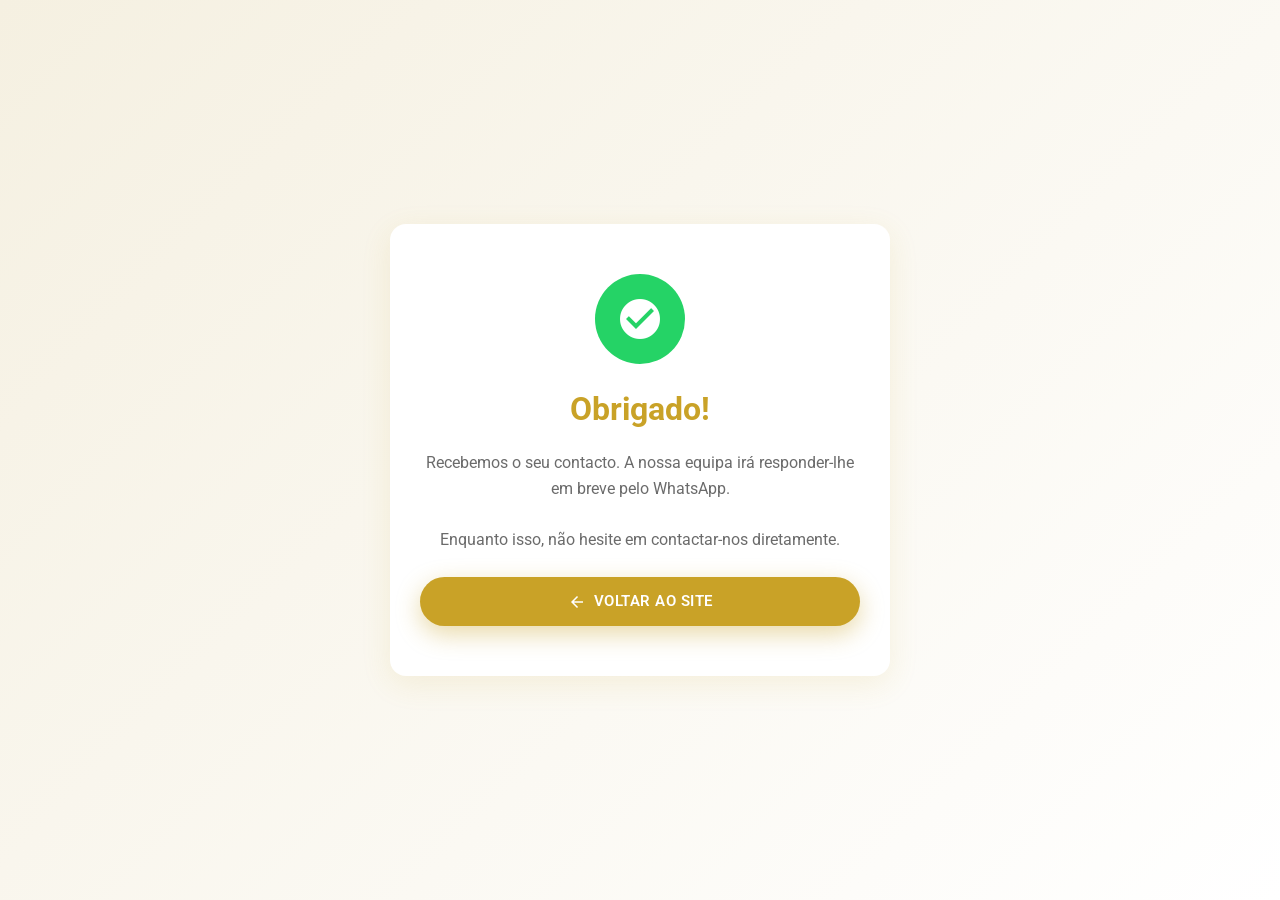
<file: obrigado.html>
<!DOCTYPE html>
<html lang="pt">
<head>
    <meta charset="UTF-8">
    <meta name="viewport" content="width=device-width, initial-scale=1.0">
    <title>Obrigado! - Salão de Beleza Kelson</title>
    <link href="https://fonts.googleapis.com/css2?family=Roboto:wght@300;400;500;700&display=swap" rel="stylesheet">
    <link rel="stylesheet" href="https://fonts.googleapis.com/icon?family=Material+Icons">
    <link rel="stylesheet" href="assets/css/style.css">
    <style>
        .obrigado-container {
            min-height: 100vh;
            display: flex;
            align-items: center;
            justify-content: center;
            text-align: center;
            padding: 20px;
            background: linear-gradient(135deg, var(--cor-secundaria), white);
        }
        .obrigado-box {
            max-width: 500px;
            background: white;
            padding: 50px 30px;
            border-radius: var(--radius);
            box-shadow: var(--sombra-media);
        }
        .obrigado-icon {
            width: 90px;
            height: 90px;
            margin: 0 auto 20px;
            background: var(--cor-whatsapp);
            border-radius: 50%;
            display: flex;
            align-items: center;
            justify-content: center;
        }
        .obrigado-icon .material-icons {
            font-size: 3rem;
            color: white;
        }
        .obrigado-box h1 {
            color: var(--cor-primaria);
            margin-bottom: 15px;
        }
        .obrigado-box p {
            color: var(--cor-texto-claro);
            margin-bottom: 25px;
            line-height: 1.6;
        }
    </style>
</head>
<body>
    <div class="obrigado-container">
        <div class="obrigado-box">
            <div class="obrigado-icon">
                <span class="material-icons">check_circle</span>
            </div>
            <h1>Obrigado!</h1>
            <p>
                Recebemos o seu contacto. A nossa equipa irá responder-lhe em breve pelo WhatsApp.
                <br><br>
                Enquanto isso, não hesite em contactar-nos diretamente.
            </p>
            <a href="index.html" class="mui-btn mui-btn--primary mui-btn--large mui-btn--full">
                <span class="material-icons">arrow_back</span>
                Voltar ao Site
            </a>
        </div>
    </div>
</body>
</html>
</file>
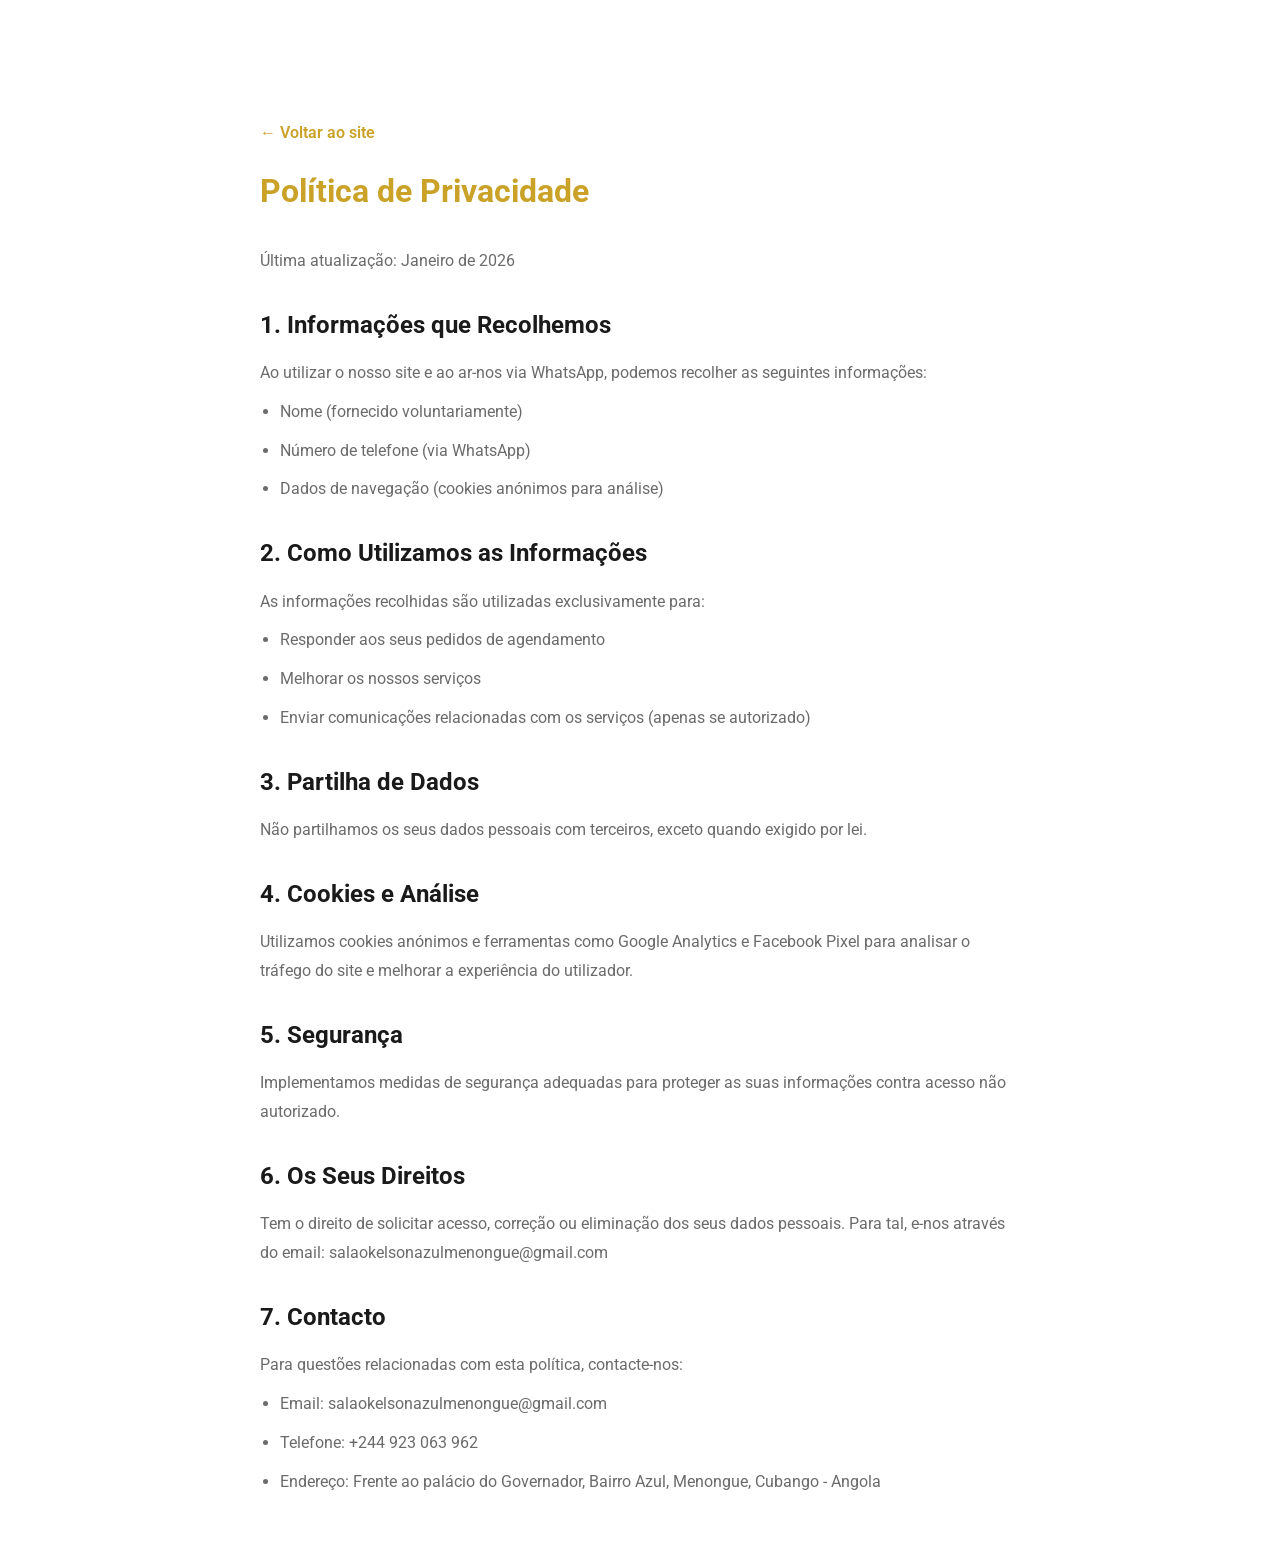
<file: politica-privacidade.html>
<!DOCTYPE html>
<html lang="pt">
<head>
    <meta charset="UTF-8">
    <meta name="viewport" content="width=device-width, initial-scale=1.0">
    <title>Política de Privacidade - Salão de Beleza Kelson</title>
    <link href="https://fonts.googleapis.com/css2?family=Roboto:wght@300;400;500;700&display=swap" rel="stylesheet">
    <link rel="stylesheet" href="assets/css/style.css">
    <style>
        .pagina-legal {
            max-width: 800px;
            margin: 120px auto 60px;
            padding: 0 20px;
        }
        .pagina-legal h1 {
            color: var(--cor-primaria);
            margin-bottom: 30px;
        }
        .pagina-legal h2 {
            margin: 30px 0 15px;
            color: var(--cor-texto);
        }
        .pagina-legal p, .pagina-legal li {
            color: var(--cor-texto-claro);
            line-height: 1.8;
            margin-bottom: 10px;
        }
        .pagina-legal ul {
            padding-left: 20px;
        }
        .voltar {
            display: inline-block;
            margin-bottom: 20px;
            color: var(--cor-primaria);
            font-weight: 600;
        }
    </style>
</head>
<body>
    <div class="pagina-legal">
        <a href="index.html" class="voltar">← Voltar ao site</a>
        <h1>Política de Privacidade</h1>
        <p>Última atualização: Janeiro de 2026</p>

        <h2>1. Informações que Recolhemos</h2>
        <p>Ao utilizar o nosso site e ao ar-nos via WhatsApp, podemos recolher as seguintes informações:</p>
        <ul>
            <li>Nome (fornecido voluntariamente)</li>
            <li>Número de telefone (via WhatsApp)</li>
            <li>Dados de navegação (cookies anónimos para análise)</li>
        </ul>

        <h2>2. Como Utilizamos as Informações</h2>
        <p>As informações recolhidas são utilizadas exclusivamente para:</p>
        <ul>
            <li>Responder aos seus pedidos de agendamento</li>
            <li>Melhorar os nossos serviços</li>
            <li>Enviar comunicações relacionadas com os serviços (apenas se autorizado)</li>
        </ul>

        <h2>3. Partilha de Dados</h2>
        <p>Não partilhamos os seus dados pessoais com terceiros, exceto quando exigido por lei.</p>

        <h2>4. Cookies e Análise</h2>
        <p>Utilizamos cookies anónimos e ferramentas como Google Analytics e Facebook Pixel para analisar o tráfego do site e melhorar a experiência do utilizador.</p>

        <h2>5. Segurança</h2>
        <p>Implementamos medidas de segurança adequadas para proteger as suas informações contra acesso não autorizado.</p>

        <h2>6. Os Seus Direitos</h2>
        <p>Tem o direito de solicitar acesso, correção ou eliminação dos seus dados pessoais. Para tal, e-nos através do email: salaokelsonazulmenongue@gmail.com</p>

        <h2>7. Contacto</h2>
        <p>Para questões relacionadas com esta política, contacte-nos:</p>
        <ul>
            <li>Email: salaokelsonazulmenongue@gmail.com</li>
            <li>Telefone: +244 923 063 962</li>
            <li>Endereço: Frente ao palácio do Governador, Bairro Azul, Menongue, Cubango - Angola</li>
        </ul>
    </div>
</body>
</html>
</file>
<file: assets/css/style.css>
/* ============================================================
   RESET E VARIÁVEIS
   Salão Kelson Menongue - Paleta PRETO + DOURADO
   ============================================================ */

:root {
    --cor-primaria: #C9A227;           
    --cor-primaria-dark: #A88A1F;      
    --cor-secundaria: #F5F0E1;      
    --cor-whatsapp: #25D366;          
    --cor-whatsapp-dark: #128C7E;      
    --cor-texto: #1A1A1A;             
    --cor-texto-claro: #6B6B6B;      
    --cor-fundo: #FFFFFF;           
    --cor-fundo-alt: #FAF7F0;        
    --cor-preto: #1A1A1A;
    --cor-preto-suave: #2D2D2D;
    --sombra-suave: 0 4px 20px rgba(201, 162, 39, 0.08);
    --sombra-media: 0 8px 30px rgba(201, 162, 39, 0.12);
    --sombra-forte: 0 15px 40px rgba(201, 162, 39, 0.25);
    --radius: 16px;
    --radius-sm: 8px;
    --transicao: all 0.3s cubic-bezier(0.4, 0, 0.2, 1);
}

/* ========== RESET GLOBAL ========== */
* {
    margin: 0;
    padding: 0;
    box-sizing: border-box;
    max-width: 100%;
}
html {
    scroll-behavior: smooth;
    overflow-x: hidden;
    width: 100%;
    -webkit-text-size-adjust: 100%;
    text-size-adjust: 100%;
}

body {
    font-family: 'Roboto', -apple-system, BlinkMacSystemFont, sans-serif;
    color: var(--cor-texto);
    background: var(--cor-fundo);
    line-height: 1.6;
    overflow-x: hidden;
    width: 100%;
    position: relative;
    -webkit-font-smoothing: antialiased;
    -moz-osx-font-smoothing: grayscale;
}

img {
    max-width: 100%;
    height: auto;
    display: block;
}

a {
    color: inherit;
    text-decoration: none;
}

video, iframe, embed, object {
    max-width: 100%;
}

/* ============================================================
   CONTAINER MUI
   ============================================================ */
.mui-container {
    width: 100%;
    max-width: 1200px;
    margin: 0 auto;
    padding: 0 16px;
}

@media (min-width: 768px) {
    .mui-container {
        padding: 0 24px;
    }
}

.mui-container--flex {
    display: flex;
    align-items: center;
    justify-content: space-between;
    gap: 12px;
}

/* ============================================================
   HEADER (sem backdrop-filter - compatível iPhone)
   ============================================================ */
.mui-appbar {
    position: fixed;
    top: 0;
    left: 0;
    right: 0;
    z-index: 1000;
    background: rgba(255, 255, 255, 0.98);
    padding: 10px 0;
    transition: var(--transicao);
    box-shadow: 0 2px 10px rgba(0,0,0,0.05);
}

.mui-appbar--fixed {
    position: fixed;
}

.header--scrolled {
    padding: 6px 0;
    box-shadow: 0 4px 20px rgba(201, 162, 39, 0.15);
}

.logo {
    height: 38px;
    width: auto;
    max-width: 140px;
    object-fit: contain;
}

.nav-desktop {
    display: none;
}

@media (min-width: 900px) {
    .nav-desktop {
        display: flex;
        gap: 28px;
    }
}

.nav-link {
    font-weight: 500;
    color: var(--cor-texto);
    transition: var(--transicao);
    position: relative;
    font-size: 0.95rem;
}

.nav-link:hover {
    color: var(--cor-primaria);
}

.nav-link::after {
    content: '';
    position: absolute;
    bottom: -5px;
    left: 0;
    width: 0;
    height: 2px;
    background: var(--cor-primaria);
    transition: var(--transicao);
}

.nav-link:hover::after {
    width: 100%;
}

#btnWhatsappHeader {
    display: none;
}

@media (min-width: 600px) {
    #btnWhatsappHeader {
        display: inline-flex;
    }
}

/* ============================================================
   BOTÕES MUI — CORRIGIDOS
   ============================================================ */
.mui-btn {
    display: inline-flex;
    align-items: center;
    justify-content: center;
    gap: 8px;
    padding: 12px 20px;
    border: none;
    border-radius: 50px;
    font-family: inherit;
    font-size: 0.9rem;
    font-weight: 600;
    cursor: pointer;
    transition: var(--transicao);
    text-transform: uppercase;
    letter-spacing: 0.5px;
    text-align: center;
    line-height: 1.25;
    white-space: normal;
    word-wrap: break-word;
    overflow-wrap: break-word;
    overflow: hidden;
    max-width: 100%;
    text-decoration: none;
    box-sizing: border-box;
    -webkit-appearance: none;
    appearance: none;
}

.mui-btn .material-icons {
    font-size: 1.15rem;
    flex-shrink: 0;
    line-height: 1;
}

@media (max-width: 600px) {
    .mui-btn {
        padding: 11px 16px;
        font-size: 0.82rem;
        letter-spacing: 0.3px;
        gap: 6px;
    }
    .mui-btn .material-icons {
        font-size: 1.05rem;
    }
}

@media (max-width: 400px) {
    .mui-btn {
        padding: 10px 14px;
        font-size: 0.78rem;
        gap: 5px;
    }
    .mui-btn .material-icons {
        font-size: 1rem;
    }
}

.mui-btn--primary {
    background: var(--cor-primaria);
    color: white;
    box-shadow: 0 4px 15px rgba(201, 162, 39, 0.3);
box-shadow: 0 8px 25px rgba(201, 162, 39, 0.4);
}

.mui-btn--primary:hover {
    background: var(--cor-primaria-dark);
    transform: translateY(-2px);
    box-shadow: 0 8px 25px rgba(214, 51, 132, 0.4);
}

.mui-btn--whatsapp {
    background: var(--cor-whatsapp);
    color: white;
    box-shadow: 0 4px 15px rgba(37, 211, 102, 0.3);
}

.mui-btn--whatsapp:hover {
    background: var(--cor-whatsapp-dark);
    transform: translateY(-2px);
    box-shadow: 0 8px 25px rgba(37, 211, 102, 0.4);
}

.mui-btn--outlined {
    background: transparent;
    color: white;
    border: 2px solid white;
}

.mui-btn--outlined:hover {
    background: white;
    color: var(--cor-primaria);
}

.mui-btn--light {
    background: white;
    color: var(--cor-primaria);
}

.mui-btn--light:hover {
    background: var(--cor-secundaria);
    transform: translateY(-2px);
}

.mui-btn--large {
    padding: 15px 28px;
    font-size: 0.95rem;
}

@media (max-width: 600px) {
    .mui-btn--large {
        padding: 13px 20px;
        font-size: 0.85rem;
    }
}

@media (max-width: 400px) {
    .mui-btn--large {
        padding: 12px 16px;
        font-size: 0.8rem;
    }
}

.mui-btn--full {
    width: 100%;
}

/* ============================================================
   CHIPS MUI
   ============================================================ */
.mui-chip {
    display: inline-flex;
    align-items: center;
    gap: 6px;
    padding: 7px 14px;
    border-radius: 50px;
    font-size: 0.75rem;
    font-weight: 600;
    text-transform: uppercase;
    letter-spacing: 0.8px;
    white-space: nowrap;
    max-width: 100%;
}

.mui-chip--promo {
    background: linear-gradient(135deg, #C9A227, #A88A1F);
    color: white;
    box-shadow: 0 4px 15px rgba(214, 51, 132, 0.3);
    animation: pulse 2s infinite;
    font-size: 0.7rem;
    padding: 6px 12px;
}

@keyframes pulse {
    0%, 100% { transform: scale(1); }
    50% { transform: scale(1.04); }
}

.mui-chip--category {
    background: var(--cor-secundaria);
    color: var(--cor-primaria);
}

/* ============================================================
   HERO SECTION (corrigida para iPhone)
   ============================================================ */
.hero-section {
    position: relative;
    min-height: 100vh;
    min-height: -webkit-fill-available;
    min-height: 100svh;
    display: flex;
    align-items: center;
    justify-content: center;
    background: url('../img/hero-bg.jpg') center/cover no-repeat;
    background-attachment: scroll;
    padding: 100px 0 60px;
    text-align: center;
    overflow: hidden;
    width: 100%;
}

@media (max-width: 768px) {
    .hero-section {
        min-height: auto;
        padding: 90px 0 50px;
    }
}

.hero-overlay {
    position: absolute;
    top: 0;
    left: 0;
    right: 0;
    bottom: 0;
    background: linear-gradient(135deg, rgba(26, 26, 26, 0.88), rgba(45, 45, 45, 0.78));
}


.hero-content {
    position: relative;
    z-index: 2;
    color: white;
    max-width: 800px;
    width: 100%;
    padding: 0 16px;
}

.hero-title {
    font-size: clamp(1.75rem, 7vw, 3.5rem);
    font-weight: 700;
    margin: 18px 0;
    line-height: 1.15;
    text-shadow: 0 4px 20px rgba(0,0,0,0.2);
    word-wrap: break-word;
    overflow-wrap: break-word;
}

.hero-subtitle {
    font-size: clamp(0.9rem, 3vw, 1.15rem);
    margin-bottom: 25px;
    opacity: 0.95;
    line-height: 1.6;
    padding: 0 4px;
}

.hero-buttons {
    display: flex;
    gap: 12px;
    justify-content: center;
    flex-wrap: wrap;
    margin-bottom: 30px;
    width: 100%;
}

@media (max-width: 480px) {
    .hero-buttons {
        flex-direction: column;
        align-items: stretch;
        padding: 0 8px;
    }
}

.trust-indicators {
    display: flex;
    justify-content: center;
    gap: 20px;
    flex-wrap: wrap;
    margin-top: 25px;
}

@media (max-width: 600px) {
    .trust-indicators {
        flex-direction: column;
        align-items: center;
        gap: 8px;
    }
}

.trust-item {
    display: flex;
    align-items: center;
    gap: 6px;
    font-size: 0.85rem;
    opacity: 0.95;
}

.trust-item .material-icons {
    font-size: 1.1rem;
    color: #ffd700;
}

/* ============================================================
   SEÇÕES GENÉRICAS
   ============================================================ */
.section {
    padding: 70px 0;
    width: 100%;
}

@media (max-width: 768px) {
    .section {
        padding: 50px 0;
    }
}

@media (max-width: 480px) {
    .section {
        padding: 40px 0;
    }
}

.section--servicos { background: var(--cor-fundo); }
.section--galeria  { background: var(--cor-fundo-alt); }
.section--sobre    { background: var(--cor-fundo); }
.section--localizacao { background: var(--cor-fundo-alt); }

.section--cta {
    background: linear-gradient(135deg, var(--cor-primaria), var(--cor-primaria-dark));
    color: white;
}

.section-header {
    text-align: center;
    margin-bottom: 40px;
    max-width: 700px;
    margin-left: auto;
    margin-right: auto;
    padding: 0 8px;
}

@media (max-width: 480px) {
    .section-header {
        margin-bottom: 30px;
    }
}

.section-title {
    font-size: clamp(1.5rem, 5vw, 2.5rem);
    font-weight: 700;
    margin: 12px 0;
    color: var(--cor-texto);
    line-height: 1.2;
    word-wrap: break-word;
}

.section-subtitle {
    font-size: clamp(0.9rem, 2.5vw, 1.05rem);
    color: var(--cor-texto-claro);
    line-height: 1.6;
    padding: 0 4px;
}

/* ============================================================
   SERVIÇOS (grid mobile first)
   ============================================================ */
.services-grid {
    display: grid;
    grid-template-columns: 1fr;
    gap: 18px;
    width: 100%;
}

@media (min-width: 600px) {
    .services-grid {
        grid-template-columns: repeat(2, 1fr);
        gap: 20px;
    }
}

@media (min-width: 968px) {
    .services-grid {
        grid-template-columns: repeat(3, 1fr);
        gap: 25px;
    }
}

.service-card {
    background: white;
    border-radius: var(--radius);
    padding: 28px 20px;
    text-align: center;
    box-shadow: var(--sombra-suave);
    transition: var(--transicao);
    border: 2px solid transparent;
    width: 100%;
    word-wrap: break-word;
}

@media (max-width: 480px) {
    .service-card {
        padding: 22px 16px;
    }
}

.service-card:hover {
    transform: translateY(-6px);
    box-shadow: var(--sombra-forte);
    border-color: var(--cor-primaria);
}

.service-icon {
    width: 62px;
    height: 62px;
    margin: 0 auto 16px;
    background: linear-gradient(135deg, var(--cor-secundaria), #e8d5a3);
    border-radius: 50%;
    display: flex;
    align-items: center;
    justify-content: center;
}

.service-icon .material-icons {
    font-size: 1.8rem;
    color: var(--cor-primaria);
}

.service-title {
    font-size: 1.15rem;
    font-weight: 600;
    margin-bottom: 8px;
    color: var(--cor-texto);
}

.service-description {
    color: var(--cor-texto-claro);
    font-size: 0.9rem;
    margin-bottom: 14px;
    line-height: 1.5;
}

.service-price {
    display: inline-block;
    padding: 6px 14px;
    background: var(--cor-secundaria);
    color: var(--cor-primaria);
    border-radius: 50px;
    font-weight: 600;
    font-size: 0.8rem;
}

/* ============================================================
   GALERIA (grid mobile first)
   ============================================================ */
.gallery-grid {
    display: grid;
    grid-template-columns: repeat(2, 1fr);
    gap: 10px;
    width: 100%;
}

@media (min-width: 600px) {
    .gallery-grid {
        grid-template-columns: repeat(3, 1fr);
        gap: 15px;
    }
}

.gallery-item {
    position: relative;
    border-radius: var(--radius-sm);
    overflow: hidden;
    aspect-ratio: 1/1;
    cursor: pointer;
    box-shadow: var(--sombra-suave);
    background: #f0f0f0;
}

.gallery-item img {
    width: 100%;
    height: 100%;
    object-fit: cover;
    transition: transform 0.5s ease;
}

.gallery-item:hover img {
    transform: scale(1.08);
}

/* ============================================================
   SOBRE
   ============================================================ */
.sobre-grid {
    display: grid;
    grid-template-columns: 1fr;
    gap: 30px;
    align-items: center;
    width: 100%;
}

@media (min-width: 900px) {
    .sobre-grid {
        grid-template-columns: 1fr 1fr;
        gap: 50px;
    }
}

.sobre-image {
    border-radius: var(--radius);
    overflow: hidden;
    box-shadow: var(--sombra-media);
    width: 100%;
}

.sobre-image img {
    width: 100%;
    height: 100%;
    object-fit: cover;
    aspect-ratio: 4/3;
}

.sobre-text {
    color: var(--cor-texto-claro);
    margin: 12px 0;
    line-height: 1.7;
    font-size: 0.95rem;
}

.sobre-features {
    display: grid;
    grid-template-columns: 1fr;
    gap: 10px;
    margin-top: 20px;
}

@media (min-width: 480px) {
    .sobre-features {
        grid-template-columns: 1fr 1fr;
    }
}

.sobre-feature {
    display: flex;
    align-items: center;
    gap: 8px;
    font-size: 0.9rem;
    font-weight: 500;
}

.sobre-feature .material-icons {
    color: var(--cor-primaria);
    font-size: 1.15rem;
    flex-shrink: 0;
}

/* ============================================================
   LOCALIZAÇÃO
   ============================================================ */
.localizacao-grid {
    display: grid;
    grid-template-columns: 1fr;
    gap: 25px;
    align-items: start;
    width: 100%;
}

@media (min-width: 900px) {
    .localizacao-grid {
        grid-template-columns: 1fr 1.5fr;
        gap: 40px;
    }
}

.localizacao-info {
    display: flex;
    flex-direction: column;
    gap: 14px;
    width: 100%;
}

.info-item {
    display: flex;
    gap: 14px;
    padding: 16px;
    background: white;
    border-radius: var(--radius);
    box-shadow: var(--sombra-suave);
    width: 100%;
}

.info-icon {
    color: var(--cor-primaria);
    font-size: 1.6rem;
    flex-shrink: 0;
}

.info-item h4 {
    font-size: 0.95rem;
    margin-bottom: 4px;
    color: var(--cor-texto);
}

.info-item p {
    color: var(--cor-texto-claro);
    font-size: 0.9rem;
    line-height: 1.5;
}

.info-item a {
    color: var(--cor-primaria);
    font-weight: 600;
}

.localizacao-mapa {
    border-radius: var(--radius);
    overflow: hidden;
    box-shadow: var(--sombra-media);
    width: 100%;
    min-height: 300px;
}

.localizacao-mapa iframe {
    display: block;
    width: 100%;
    height: 100%;
    min-height: 300px;
    border: 0;
}

@media (min-width: 900px) {
    .localizacao-mapa {
        min-height: 450px;
    }
    .localizacao-mapa iframe {
        min-height: 450px;
    }
}

/* ============================================================
   CTA FINAL (sem backdrop-filter - compatível iPhone)
   ============================================================ */
.cta-box {
    text-align: center;
    padding: 40px 20px;
    background: rgba(255, 255, 255, 0.15);
    border-radius: var(--radius);
    border: 2px solid rgba(255, 255, 255, 0.25);
    width: 100%;
}

@media (min-width: 768px) {
    .cta-box {
        padding: 55px 30px;
    }
}

.cta-box h2 {
    font-size: clamp(1.3rem, 4.5vw, 2.2rem);
    margin-bottom: 12px;
    line-height: 1.25;
    word-wrap: break-word;
}

.cta-box p {
    font-size: clamp(0.9rem, 3vw, 1.1rem);
    margin-bottom: 25px;
    opacity: 0.95;
}

/* ============================================================
   FOOTER
   ============================================================ */
.footer {
    background: #1a1a2e;
    color: white;
    padding: 50px 0 20px;
    width: 100%;
}

.footer-grid {
    display: grid;
    grid-template-columns: 1fr;
    gap: 30px;
    margin-bottom: 30px;
    width: 100%;
}

@media (min-width: 600px) {
    .footer-grid {
        grid-template-columns: repeat(auto-fit, minmax(220px, 1fr));
        gap: 40px;
    }
}

.footer-col h3,
.footer-col h4 {
    margin-bottom: 12px;
    color: white;
    font-size: 1.05rem;
}

.footer-col p,
.footer-col ul li {
    color: rgba(255,255,255,0.7);
    margin-bottom: 6px;
    font-size: 0.9rem;
}

.footer-col ul {
    list-style: none;
}

.footer-col ul li a {
    transition: var(--transicao);
}

.footer-col ul li a:hover {
    color: var(--cor-primaria);
}

.footer-bottom {
    padding-top: 18px;
    border-top: 1px solid rgba(255,255,255,0.1);
    display: flex;
    flex-direction: column;
    align-items: center;
    gap: 10px;
    font-size: 0.85rem;
    color: rgba(255,255,255,0.6);
    text-align: center;
}

@media (min-width: 600px) {
    .footer-bottom {
        flex-direction: row;
        justify-content: space-between;
        text-align: left;
    }
}

.footer-bottom a {
    color: var(--cor-primaria);
}

/* ============================================================
   BOTÃO WHATSAPP FLUTUANTE
   ============================================================ */
.whatsapp-float {
    position: fixed;
    bottom: 20px;
    right: 20px;
    width: 55px;
    height: 55px;
    background: var(--cor-whatsapp);
    color: white;
    border-radius: 50%;
    display: flex;
    align-items: center;
    justify-content: center;
    box-shadow: 0 6px 20px rgba(37, 211, 102, 0.5);
    z-index: 999;
    transition: var(--transicao);
    animation: floatPulse 2s infinite;
}

@media (max-width: 480px) {
    .whatsapp-float {
        width: 50px;
        height: 50px;
        bottom: 15px;
        right: 15px;
    }
}

.whatsapp-float:hover {
    transform: scale(1.1);
    box-shadow: 0 8px 30px rgba(37, 211, 102, 0.7);
}

.whatsapp-float .material-icons {
    font-size: 1.8rem;
}

@media (max-width: 480px) {
    .whatsapp-float .material-icons {
        font-size: 1.6rem;
    }
}

@keyframes floatPulse {
    0%, 100% { box-shadow: 0 6px 20px rgba(37, 211, 102, 0.5); }
    50% { box-shadow: 0 6px 30px rgba(37, 211, 102, 0.8); }
}

/* ============================================================
   POPUP
   ============================================================ */
.popup-overlay {
    position: fixed;
    inset: 0;
    background: rgba(0,0,0,0.6);
    z-index: 2000;
    display: flex;
    align-items: center;
    justify-content: center;
    padding: 16px;
    animation: fadeIn 0.3s ease;
}

@keyframes fadeIn {
    from { opacity: 0; }
    to { opacity: 1; }
}

.popup-content {
    background: white;
    border-radius: var(--radius);
    padding: 30px 22px;
    max-width: 400px;
    width: 100%;
    position: relative;
    text-align: center;
    box-shadow: 0 20px 60px rgba(0,0,0,0.3);
    animation: slideUp 0.4s ease;
}

@media (max-width: 480px) {
    .popup-content {
        padding: 25px 18px;
    }
}

@keyframes slideUp {
    from { transform: translateY(30px); opacity: 0; }
    to { transform: translateY(0); opacity: 1; }
}

.popup-close {
    position: absolute;
    top: 8px;
    right: 12px;
    background: none;
    border: none;
    font-size: 1.8rem;
    color: var(--cor-texto-claro);
    cursor: pointer;
    line-height: 1;
    transition: var(--transicao);
}

.popup-close:hover {
    color: var(--cor-primaria);
}

.popup-content h3 {
    font-size: 1.3rem;
    color: var(--cor-primaria);
    margin-bottom: 10px;
    line-height: 1.3;
}

.popup-content p {
    color: var(--cor-texto-claro);
    margin-bottom: 18px;
    font-size: 0.9rem;
}

.mui-input {
    width: 100%;
    padding: 13px 16px;
    border: 2px solid #e2e8f0;
    border-radius: var(--radius-sm);
    font-size: 16px; /* ⚠️ 16px evita zoom automático no iOS */
    font-family: inherit;
    margin-bottom: 14px;
    transition: var(--transicao);
    -webkit-appearance: none;
    appearance: none;
}

.mui-input:focus {
    outline: none;
    border-color: var(--cor-primaria);
}

/* ============================================================
   ACESSIBILIDADE - REDUÇÃO DE MOVIMENTO
   ============================================================ */
@media (prefers-reduced-motion: reduce) {
    *, *::before, *::after {
        animation-duration: 0.01ms !important;
        transition-duration: 0.01ms !important;
    }
}

/* ============================================================
   CORREÇÕES ESPECÍFICAS PARA iOS (iPhone/iPad)
   ============================================================ */
@supports (-webkit-touch-callout: none) {
    /* Safari iOS - suporte correto para 100vh */
    .hero-section {
        min-height: -webkit-fill-available;
    }
    
    /* Evitar zoom automático em inputs */
    input[type="text"],
    input[type="tel"],
    input[type="email"],
    textarea,
    select {
        font-size: 16px !important;
    }
    
    /* Remover efeitos que quebram no iOS */
    .mui-btn {
        -webkit-appearance: none;
        appearance: none;
    }
    
    /* Melhorar rendering de texto */
    body {
        -webkit-font-smoothing: antialiased;
        -moz-osx-font-smoothing: grayscale;
        -webkit-text-size-adjust: 100%;
        text-size-adjust: 100%;
    }
    
    /* Prevenir bounce scroll horizontal */
    html, body {
        overflow-x: hidden;
        position: relative;
        width: 100%;
    }
    
    /* Melhorar tap highlight */
    a, button {
        -webkit-tap-highlight-color: rgba(214, 51, 132, 0.15);
    }
}



/* ============================================================
   AGENDAMENTO ONLINE
   ============================================================ */

.section--agendamento {
    background: var(--cor-fundo);
    padding: 60px 0;
}

@media (max-width: 768px) {
    .section--agendamento {
        padding: 40px 0;
    }
}

.agendamento-wrapper {
    max-width: 800px;
    margin: 0 auto;
    display: grid;
    grid-template-columns: 1fr;
    gap: 24px;
}

@media (min-width: 900px) {
    .agendamento-wrapper {
        grid-template-columns: 2fr 1fr;
        align-items: start;
    }
}

/* ========== FORMULÁRIO ========== */
.agendamento-form {
    background: white;
    border-radius: var(--radius);
    padding: 28px 24px;
    box-shadow: var(--sombra-suave);
    display: flex;
    flex-direction: column;
    gap: 28px;
}

@media (max-width: 480px) {
    .agendamento-form {
        padding: 20px 16px;
        gap: 22px;
    }
}

/* ========== STEP ========== */
.agendamento-step {
    display: flex;
    flex-direction: column;
    gap: 12px;
}

.agendamento-step__header {
    display: flex;
    align-items: center;
    gap: 10px;
    margin-bottom: 4px;
}

.agendamento-step__number {
    display: flex;
    align-items: center;
    justify-content: center;
    width: 28px;
    height: 28px;
    border-radius: 50%;
    background: linear-gradient(135deg, var(--cor-primaria), var(--cor-primaria-dark));
    color: white;
    font-weight: 700;
    font-size: 0.85rem;
    flex-shrink: 0;
}

.agendamento-step__header h3 {
    font-size: 1rem;
    color: var(--cor-texto);
    margin: 0;
    font-weight: 600;
}

/* ========== SERVIÇOS ========== */
.agendamento-services {
    display: grid;
    grid-template-columns: 1fr;
    gap: 10px;
}

@media (min-width: 500px) {
    .agendamento-services {
        grid-template-columns: 1fr 1fr;
    }
}

.agendamento-service {
    display: flex;
    align-items: center;
    justify-content: space-between;
    padding: 12px 14px;
    border: 2px solid #e2e8f0;
    border-radius: 12px;
    background: white;
    cursor: pointer;
    transition: var(--transicao);
    text-align: left;
}

.agendamento-service:hover {
    border-color: var(--cor-primaria);
    background: var(--cor-fundo-alt);
}

.agendamento-service.selected {
    border-color: var(--cor-primaria);
    background: var(--cor-secundaria);
    box-shadow: 0 0 0 3px rgba(214, 51, 132, 0.15);
}

.agendamento-service__info {
    display: flex;
    flex-direction: column;
    gap: 2px;
}

.agendamento-service__name {
    font-weight: 600;
    font-size: 0.9rem;
    color: var(--cor-texto);
}

.agendamento-service__price {
    font-size: 0.8rem;
    color: var(--cor-primaria);
    font-weight: 600;
}

.agendamento-service__check {
    color: var(--cor-primaria);
    font-size: 1.2rem;
    opacity: 0;
    transition: var(--transicao);
}

.agendamento-service.selected .agendamento-service__check {
    opacity: 1;
}

/* ========== BARBEIROS ========== */
.agendamento-barbeiros {
    display: grid;
    grid-template-columns: repeat(2, 1fr);
    gap: 10px;
}

@media (min-width: 500px) {
    .agendamento-barbeiros {
        grid-template-columns: repeat(3, 1fr);
    }
}

.agendamento-barbeiro {
    display: flex;
    flex-direction: column;
    align-items: center;
    gap: 8px;
    padding: 14px 8px;
    border: 2px solid #e2e8f0;
    border-radius: 12px;
    background: white;
    cursor: pointer;
    transition: var(--transicao);
}

.agendamento-barbeiro:hover {
    border-color: var(--cor-primaria);
    transform: translateY(-2px);
}

.agendamento-barbeiro.selected {
    border-color: var(--cor-primaria);
    background: var(--cor-secundaria);
    box-shadow: 0 0 0 3px rgba(214, 51, 132, 0.15);
}

.agendamento-barbeiro__avatar {
    width: 52px;
    height: 52px;
    border-radius: 50%;
    background: linear-gradient(135deg, var(--cor-primaria), var(--cor-primaria-dark));
    color: white;
    display: flex;
    align-items: center;
    justify-content: center;
    font-size: 1.4rem;
    font-weight: 700;
    overflow: hidden;
    flex-shrink: 0;
}

.agendamento-barbeiro__avatar img {
    width: 100%;
    height: 100%;
    object-fit: cover;
}

.agendamento-barbeiro__name {
    font-size: 0.8rem;
    font-weight: 600;
    color: var(--cor-texto);
    text-align: center;
    line-height: 1.2;
}

/* ========== DATA E HORA ========== */
.agendamento-datetime {
    display: grid;
    grid-template-columns: 1fr 1fr;
    gap: 12px;
}

@media (max-width: 500px) {
    .agendamento-datetime {
        grid-template-columns: 1fr;
    }
}

.agendamento-field {
    display: flex;
    flex-direction: column;
    gap: 6px;
}

.agendamento-field label {
    display: flex;
    align-items: center;
    gap: 6px;
    font-size: 0.8rem;
    font-weight: 600;
    color: var(--cor-texto);
}

.agendamento-field label .material-icons {
    font-size: 1rem;
    color: var(--cor-primaria);
}

.agendamento-field input,
.agendamento-field select {
    width: 100%;
    padding: 12px 14px;
    border: 2px solid #e2e8f0;
    border-radius: 12px;
    font-size: 16px;
    font-family: inherit;
    color: var(--cor-texto);
    background: white;
    transition: var(--transicao);
    -webkit-appearance: none;
    appearance: none;
}

.agendamento-field select {
    background-image: url("data:image/svg+xml;charset=UTF-8,%3csvg xmlns='http://www.w3.org/2000/svg' viewBox='0 0 24 24' fill='none' stroke='%23d63384' stroke-width='2' stroke-linecap='round' stroke-linejoin='round'%3e%3cpolyline points='6 9 12 15 18 9'%3e%3c/polyline%3e%3c/svg%3e");
    background-repeat: no-repeat;
    background-position: right 12px center;
    background-size: 18px;
    padding-right: 40px;
}

.agendamento-field input:focus,
.agendamento-field select:focus {
    outline: none;
    border-color: var(--cor-primaria);
    box-shadow: 0 0 0 3px rgba(214, 51, 132, 0.1);
}

.agendamento-field select:disabled {
    opacity: 0.6;
    cursor: not-allowed;
    background-color: #f7fafc;
}

.agendamento-hint {
    font-size: 0.7rem;
    color: var(--cor-texto-claro);
    padding-left: 4px;
}

/* ========== DADOS ========== */
.agendamento-dados {
    display: grid;
    grid-template-columns: 1fr;
    gap: 14px;
}

@media (min-width: 500px) {
    .agendamento-dados {
        grid-template-columns: 1fr 1fr;
    }
}

/* ========== PAGAMENTO ========== */
.agendamento-pagamento {
    display: grid;
    grid-template-columns: 1fr 1fr;
    gap: 10px;
}

.agendamento-pagamento__option {
    cursor: pointer;
    display: block;
}

.agendamento-pagamento__option input[type="radio"] {
    position: absolute;
    opacity: 0;
    pointer-events: none;
}

.agendamento-pagamento__card {
    display: flex;
    flex-direction: column;
    align-items: center;
    gap: 4px;
    padding: 14px 10px;
    border: 2px solid #e2e8f0;
    border-radius: 12px;
    background: white;
    transition: var(--transicao);
    text-align: center;
}

.agendamento-pagamento__option input[type="radio"]:checked + .agendamento-pagamento__card {
    border-color: var(--cor-primaria);
    background: var(--cor-secundaria);
    box-shadow: 0 0 0 3px rgba(214, 51, 132, 0.15);
}

.agendamento-pagamento__card .material-icons {
    color: var(--cor-primaria);
    font-size: 1.6rem;
}

.agendamento-pagamento__card strong {
    font-size: 0.85rem;
    color: var(--cor-texto);
}

.agendamento-pagamento__card small {
    font-size: 0.7rem;
    color: var(--cor-texto-claro);
}

/* ========== COMPROVATIVO ========== */
.agendamento-comprovativo {
    margin-top: 10px;
    padding: 14px;
    background: var(--cor-fundo-alt);
    border-radius: 12px;
    border: 2px dashed #cbd5e0;
}

.agendamento-comprovativo label {
    display: flex;
    align-items: center;
    gap: 6px;
    font-size: 0.85rem;
    font-weight: 600;
    color: var(--cor-texto);
    cursor: pointer;
    margin-bottom: 10px;
}

.agendamento-comprovativo label .material-icons {
    color: var(--cor-primaria);
    font-size: 1.1rem;
}

.agendamento-comprovativo input[type="file"] {
    width: 100%;
    padding: 8px;
    background: white;
    border-radius: 8px;
    border: 1px solid #e2e8f0;
    font-size: 0.85rem;
    cursor: pointer;
}

.agendamento-file-preview {
    margin-top: 10px;
    font-size: 0.8rem;
    color: var(--cor-texto-claro);
}

.agendamento-file-preview img {
    max-width: 100%;
    max-height: 120px;
    border-radius: 8px;
    margin-top: 8px;
}

/* ========== INFO ========== */
.agendamento-info {
    padding: 10px 12px;
    background: #fff5f5;
    border-left: 4px solid var(--cor-primaria);
    border-radius: 8px;
    font-size: 0.85rem;
    color: var(--cor-texto);
    line-height: 1.5;
}

.agendamento-info strong {
    color: var(--cor-primaria);
}

/* ========== LOADING ========== */
.agendamento-loading {
    text-align: center;
    padding: 20px;
    color: var(--cor-texto-claro);
    font-size: 0.85rem;
}

/* ========== ERRO / SUCESSO ========== */
.agendamento-error,
.agendamento-success {
    display: flex;
    align-items: center;
    gap: 10px;
    padding: 14px 16px;
    border-radius: 12px;
    font-size: 0.9rem;
}

.agendamento-error {
    background: #fed7d7;
    border-left: 4px solid #e53e3e;
    color: #c53030;
}

.agendamento-success {
    background: #c6f6d5;
    border-left: 4px solid #38a169;
    color: #276749;
    flex-direction: column;
    align-items: flex-start;
    gap: 6px;
}

.agendamento-success .material-icons {
    font-size: 2rem;
    color: #38a169;
}

.agendamento-success h3 {
    margin: 0;
    font-size: 1.1rem;
    color: #276749;
}

.agendamento-success p {
    margin: 0;
    font-size: 0.85rem;
    color: #276749;
}

.agendamento-error .material-icons {
    font-size: 1.2rem;
    flex-shrink: 0;
}

/* ========== NOTA ========== */
.agendamento-note {
    display: flex;
    align-items: center;
    gap: 6px;
    font-size: 0.75rem;
    color: var(--cor-texto-claro);
    margin: 0;
    padding-top: 8px;
    text-align: center;
    justify-content: center;
}

.agendamento-note .material-icons {
    font-size: 0.9rem;
}

/* ========== RESUMO LATERAL ========== */
.agendamento-resumo {
    background: white;
    border-radius: var(--radius);
    padding: 20px;
    box-shadow: var(--sombra-suave);
    position: sticky;
    top: 100px;
}

.agendamento-resumo h4 {
    font-size: 1rem;
    color: var(--cor-texto);
    margin: 0 0 14px;
    padding-bottom: 10px;
    border-bottom: 1px solid #e2e8f0;
}

.agendamento-resumo__linha {
    display: flex;
    justify-content: space-between;
    gap: 10px;
    padding: 8px 0;
    font-size: 0.85rem;
}

.agendamento-resumo__linha span {
    color: var(--cor-texto-claro);
}

.agendamento-resumo__linha strong {
    color: var(--cor-texto);
    font-weight: 600;
    text-align: right;
    flex: 1;
}

.agendamento-resumo__linha--total {
    border-top: 2px solid var(--cor-primaria);
    margin-top: 10px;
    padding-top: 14px;
    font-size: 1rem;
}

.agendamento-resumo__linha--total strong {
    color: var(--cor-primaria);
    font-size: 1.15rem;
}

.agendamento-resumo .mui-btn {
    margin-top: 14px;
}








/* ============================================================
   AVISO DE ATRASO (10%)
   ============================================================ */
.agendamento-aviso {
    display: flex;
    align-items: flex-start;
    gap: 14px;
    padding: 18px 20px;
    background: linear-gradient(135deg, #fff5f5, #fed7d7);
    border-left: 5px solid #e53e3e;
    border-radius: 12px;
    margin: 0 auto 28px;
    max-width: 800px;
    box-shadow: 0 4px 15px rgba(229, 62, 62, 0.15);
    animation: avisoPulse 3s ease-in-out infinite;
}

@keyframes avisoPulse {
    0%, 100% {
        box-shadow: 0 4px 15px rgba(229, 62, 62, 0.15);
    }
    50% {
        box-shadow: 0 6px 25px rgba(229, 62, 62, 0.25);
    }
}

.agendamento-aviso .material-icons {
    font-size: 2rem;
    color: #e53e3e;
    flex-shrink: 0;
    margin-top: 2px;
    animation: avisoIconPulse 2s ease-in-out infinite;
}

@keyframes avisoIconPulse {
    0%, 100% { transform: scale(1); }
    50% { transform: scale(1.1); }
}

.agendamento-aviso strong {
    display: block;
    color: #c53030;
    font-size: 0.95rem;
    font-weight: 700;
    margin-bottom: 6px;
    text-transform: uppercase;
    letter-spacing: 0.5px;
}

.agendamento-aviso p {
    color: #742a2a;
    font-size: 0.88rem;
    line-height: 1.6;
    margin: 0;
}

.agendamento-aviso b {
    color: #c53030;
    font-weight: 700;
}

@media (max-width: 480px) {
    .agendamento-aviso {
        padding: 14px 16px;
        gap: 10px;
        margin-bottom: 20px;
    }

    .agendamento-aviso .material-icons {
        font-size: 1.6rem;
    }

    .agendamento-aviso strong {
        font-size: 0.85rem;
    }

    .agendamento-aviso p {
        font-size: 0.82rem;
    }
}
</file>
